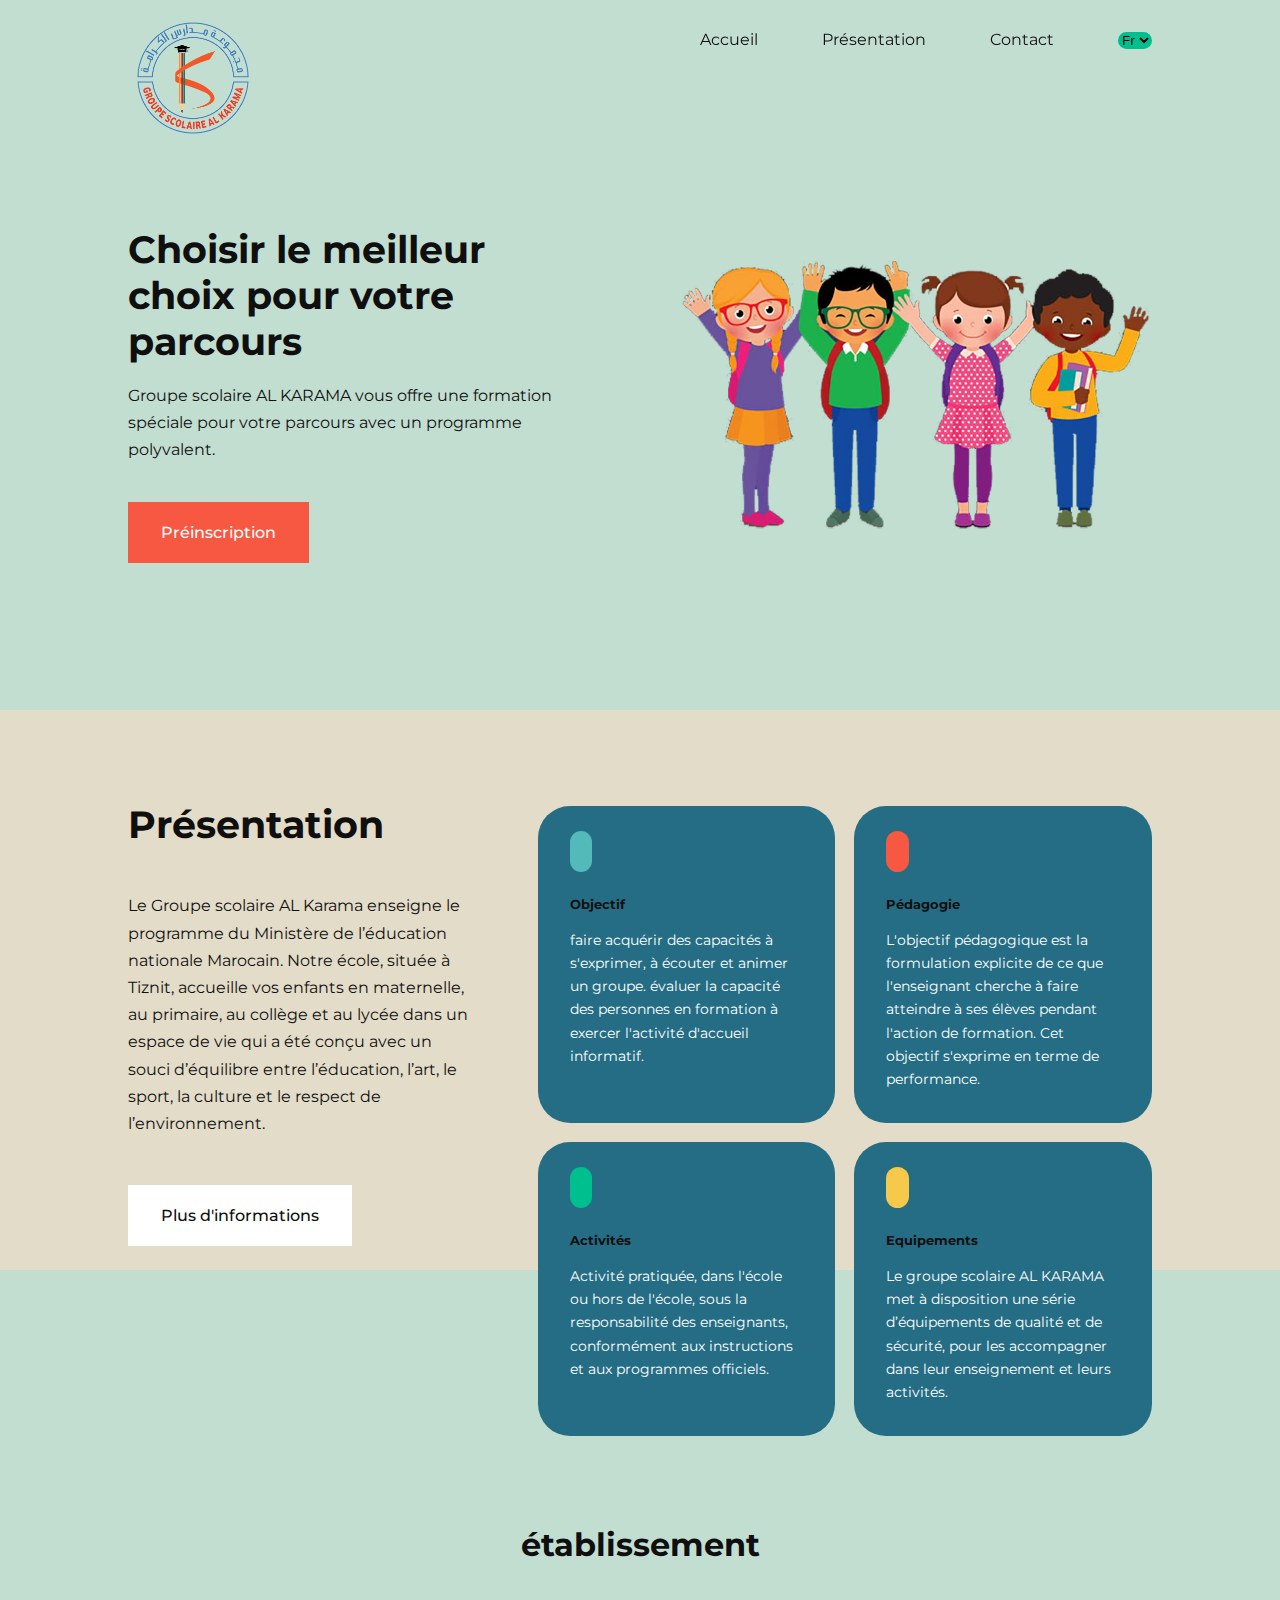
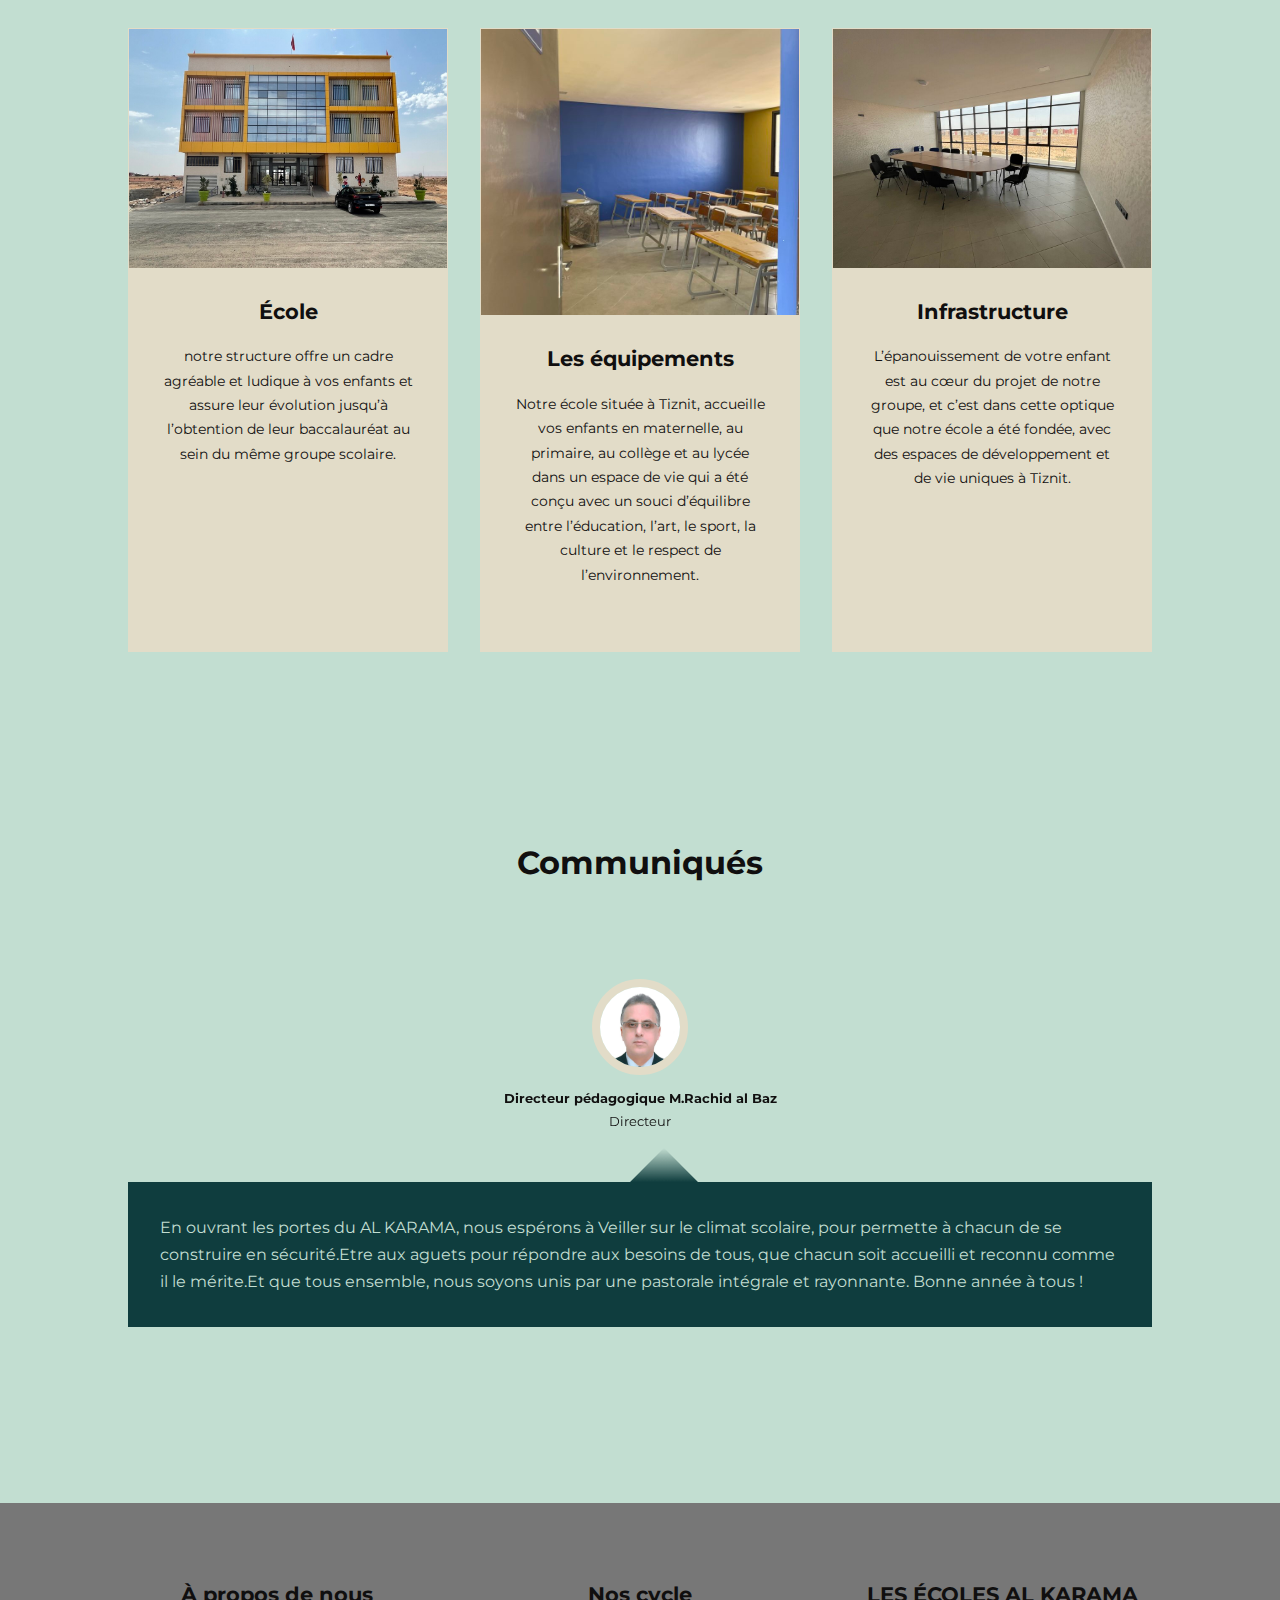
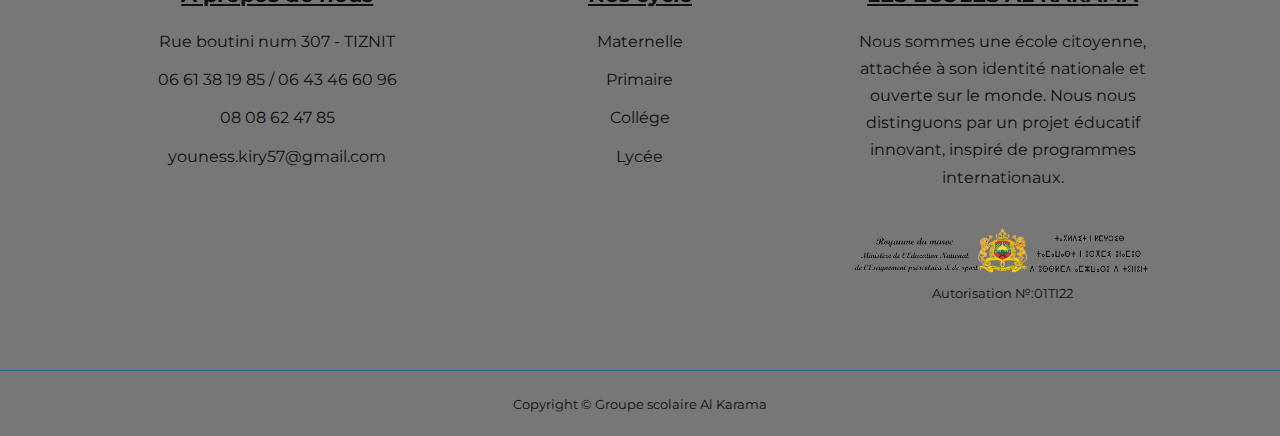
<file: index.html>
<!DOCTYPE html>
<html lang="zxx">
<head>
    <meta charset="UTF-8">
    <meta http-equiv="X-UA-Compatible" content="IE=edge">
    <meta name="viewport" content="width=device-width, initial-scale=1.0">
    <title>Groupe scolaire Al Karama</title>
    <link rel="icon" type="image/x-icon" href="images/favicon.ico">
    <!-- ICONSCOUT CDN -->
    <link rel="stylesheet" href="https://unicons.iconscout.com/release/v2.1.6/css/unicons.css">
    <!-- FONT -->
    <link rel="preconnect" href="https://fonts.googleapis.com">
    <link rel="preconnect" href="https://fonts.gstatic.com" crossorigin>
    <link href="https://fonts.googleapis.com/css2?family=Montserrat:wght@300;400;500;600;700;800;900&display=swap" rel="stylesheet">
    <link href="https://fonts.googleapis.com/css2?family=Tajawal:wght@400;500;700;800&display=swap" rel="stylesheet">
    <!-- ICONSCOUT CDN -->
    <link rel="stylesheet"href="https://cdn.jsdelivr.net/npm/swiper@8/swiper-bundle.min.css"/> 
    <!-- CSS FILE -->
    <link rel="stylesheet" href="./Css/styles.css">
    
</head>
<body>
    <nav>
        <div class="container nav__container">
            <a href="index.html" class="logo"><img src="./images/logo.png"></a>
            <ul class="nav__menu">
                <li><a href="index.html" data-i18n="home">Accueil</a></li>
                <li><a href="about.html" data-i18n="about">Présentation</a></li>
                <li><a href="contact.html" data-i18n="contact">Contact</a></li>
                <select class="lang">
                    <option value="fr">Fr</option>
                    <option value="ar">Ar</option>
                </select>
            </ul>

            <button id="op-menu-btn"><i class="uil uil-list-ui-alt"></i></button>
            <button id="cl-menu-btn"><i class="uil uil-multiply"></i></button>   
        </div>
    </nav>
    <!-- Navbar end-->
    

    <header>
        <div class="container header__container">
            <div class="header__left">
                <h1 data-i18n="parcours">Choisir le meilleur choix pour votre parcours</h1>
                <p data-i18n="formation">Groupe scolaire AL KARAMA vous offre une formation spéciale pour votre parcours avec un programme polyvalent.</p>
                <a href="./contact.html" class="btn btn-primary" data-i18n="contactn">Préinscription</a>
            </div>
            <div class="header__right">
                <div class="header__right_img">
                    <img src="./images/student.png" >
                </div>
            </div>
        </div>
    </header>
    <!-- Header end-->

    <section class="subjects">
        <div class="container subjects__container">
            <div class="subjects__left">
                <h1 data-i18n="subjects">Présentation</h1>
                <p data-i18n="subjects_disc">
                    Le Groupe scolaire AL Karama enseigne le programme du Ministère de l’éducation nationale Marocain. Notre école, située à Tiznit, accueille vos enfants en maternelle, au primaire, au collège et au lycée dans un espace de vie  qui a été conçu avec un souci d’équilibre entre l’éducation, l’art, le sport, la culture et le respect de l’environnement.
                </p>
                <a href="#" class="btn" data-i18n="subjects_inf">Plus d'informations</a>
            </div>
            <div class="subjects__right">
                <article class="subject">
                    <span class="subject__icon"><i class="uil uil-arrow-growth"></i></span>
                    <h5 data-i18n="sub_1">Objectif</h5>
                    <p data-i18n="sub_disc_1"> faire acquérir des capacités à s'exprimer, à écouter et animer un groupe. évaluer la capacité des personnes en formation à exercer l'activité d'accueil informatif.</p>
                    </article>

                <article class="subject">
                    <span class="subject__icon"><i class="uil uil-bag"></i></span>
                    <h5 data-i18n="sub_2">Pédagogie</h5>
                    <p data-i18n="sub_disc_2"> L'objectif pédagogique est la formulation explicite de ce que l'enseignant cherche à faire atteindre à ses élèves pendant l'action de formation. Cet objectif s'exprime en terme de performance.</p>
                </article>

                <article class="subject">
                    <span class="subject__icon"><i class="uil uil-game-structure"></i></span>
                    <h5 data-i18n="sub_3">Activités</h5>
                    <p data-i18n="sub_disc_3">Activité pratiquée, dans l'école ou hors de l'école, sous la responsabilité des enseignants, conformément aux instructions et aux programmes officiels.</p>
                </article>

                <article class="subject">
                    <span class="subject__icon"><i class="uil uil-wall"></i></span>
                    <h5 data-i18n="sub_4">Equipements</h5>
                    <p data-i18n="sub_disc_4">Le groupe scolaire AL KARAMA met à disposition une série d’équipements de qualité et de sécurité, pour les accompagner dans leur enseignement et leurs activités.</p>
                </article>

 

            </div>
        </div>
    </section>
    <!-- Subjects end-->
    
    <section class="etabs">
        <h2 data-i18n="etabs">établissement </h2>
        <div class="container etabs__container">
            <article class="etab">
                <div class="etab__image">
                    <img src="./images/etab_1.jpg">
                </div>
                <div class="etab__info">
                <h4 data-i18n="etabs_tit_1">École</h4>
                <p data-i18n="etabs_disc_1">notre structure offre un cadre agréable et ludique à vos enfants et assure leur évolution jusqu’à l’obtention de leur baccalauréat au sein du même groupe scolaire.</p>
                </div>
            </article>
            <article class="etab">
                <div class="etab__image">
                    <img src="./images/etab_2.jpg" height="286">
                    
                </div>
                <div class="etab__info">
                    <h4 data-i18n="etabs_tit_2">Les équipements</h4>
                <p data-i18n="etabs_disc_2"> Notre école située à Tiznit, accueille vos enfants en maternelle, au primaire, au collège et au lycée dans un espace de vie qui a été conçu avec un souci d’équilibre entre l’éducation, l’art, le sport, la culture et le respect de l’environnement.</p>
                </div>
            </article>
            <article class="etab"> 
                <div class="etab__image">
                    <img src="./images/etab_3.jpg">
                </div>
                <div class="etab__info">
                    <h4 data-i18n="etabs_tit_3">Infrastructure</h4>
                <p data-i18n="etabs_disc_3">L’épanouissement de votre enfant est au cœur du projet de notre groupe, et c’est dans cette optique que notre école a été fondée, avec des espaces de développement et de vie uniques à Tiznit.</p>
                </div>
    
            </article>
        </div>
    </section>
    <!-- Etab end-->
    <section class="container testimonials__container mySwiper">
        <h2 data-i18n="Comm">Communiqués</h2>
        <div class="swiper-wrapper">
            <article class="testimonial swiper-slide">
                <div class="avatar">
                    <img src="./images/Mr. Rachid.jpeg">
                </div>
                <div class="testimonial__info">
                    <h5 data-i18n="testimonial_name">Directeur pédagogique M.Rachid al Baz</h5>
                    <small data-i18n="testimonial_job">Directeur</small>
                </div>
                <div class="testimonial__body" data-i18n="testimonial_disc_1">
                    En ouvrant les portes du AL KARAMA, nous espérons à Veiller sur le climat scolaire, pour permette à chacun de se construire en sécurité.

                    Etre aux aguets pour répondre aux besoins de tous, que chacun soit accueilli et reconnu comme il le mérite.

                    Et que tous ensemble, nous soyons unis par une pastorale intégrale et rayonnante.
                    <br>
                    Bonne année à tous !

                </div>
            </article>
            
        </div>
    </section>
    <!-- TESTIMONIAL end-->

    <footer>
        <div class="container footer__container">
            <div class="footer__1">
                <h4 data-i18n="footer__1">À propos de nous</h4>
                <ul>
                <li><i class="uil uil-location-pin-alt"></i><a data-i18n="footer__1_loc"> Rue boutini num 307 - TIZNIT </a></li>
                <li><i class="uil uil-phone" ></i><a data-i18n="footer__1_num1"> 06 61 38 19 85 / 06 43 46 60 96 </a></li>
                <li><i class="uil uil-phone" ></i><a data-i18n="footer__1_num2"> 08 08 62 47 85 </a></li>
                <li><a><i class="uil uil-at"></i> youness.kiry57@gmail.com</a></li>
            </ul>
            <ul class="footer__socials">
                <li>
                    <a href="https://www.facebook.com"><i class="uil uil-facebook-f"></i></a>
                </li>
                <li>
                    <a href="https://www.instagram.com"><i class="uil uil-instagram"></i></a>
                </li>
            </ul>
            </div>
            <div class="footer__2">
                <h4 data-i18n="footer__2">Nos cycle</h4>
                <ul class="cycle">
                    <li><a data-i18n="footer2__mat">Maternelle</a></li>
                    <li><a data-i18n="footer2__pri">Primaire</a></li>
                    <li><a data-i18n="footer2__col">Collége</a></li>
                    <li><a data-i18n="footer2__lyc">Lycée</a></li>
                </ul>
            </div>
            <div class="footer__3">
                <h4 data-i18n="footer__3">LES ÉCOLES AL KARAMA</h4>
                <p data-i18n="footer3__dic">Nous sommes une école citoyenne, attachée à son identité nationale et ouverte sur le monde. 
                    Nous nous distinguons par un projet éducatif innovant, inspiré de programmes 
                    internationaux.</p>
                <img src="./images/ministere_de_l_education-.png" class="footer__3__img">
                <small>Autorisation №:01TI22</small>
            </div>
        </div>
        <div class="footer__copyright">
            <small>Copyright &copy; Groupe scolaire Al Karama</small>
        </div>
    </footer>
        <!-- Footer end-->
    
    





    <script src="https://cdn.jsdelivr.net/npm/swiper@8/swiper-bundle.min.js"></script>
    <script src="./main.js"></script>
    <script>
        var swiper = new Swiper(".mySwiper", {
          slidesPerView: 1,
          spaceBetween: 30,
          pagination: {
            el: ".swiper-pagination",
            clickable: true,
          },
        });
      </script>
</body>
</html>
</file>
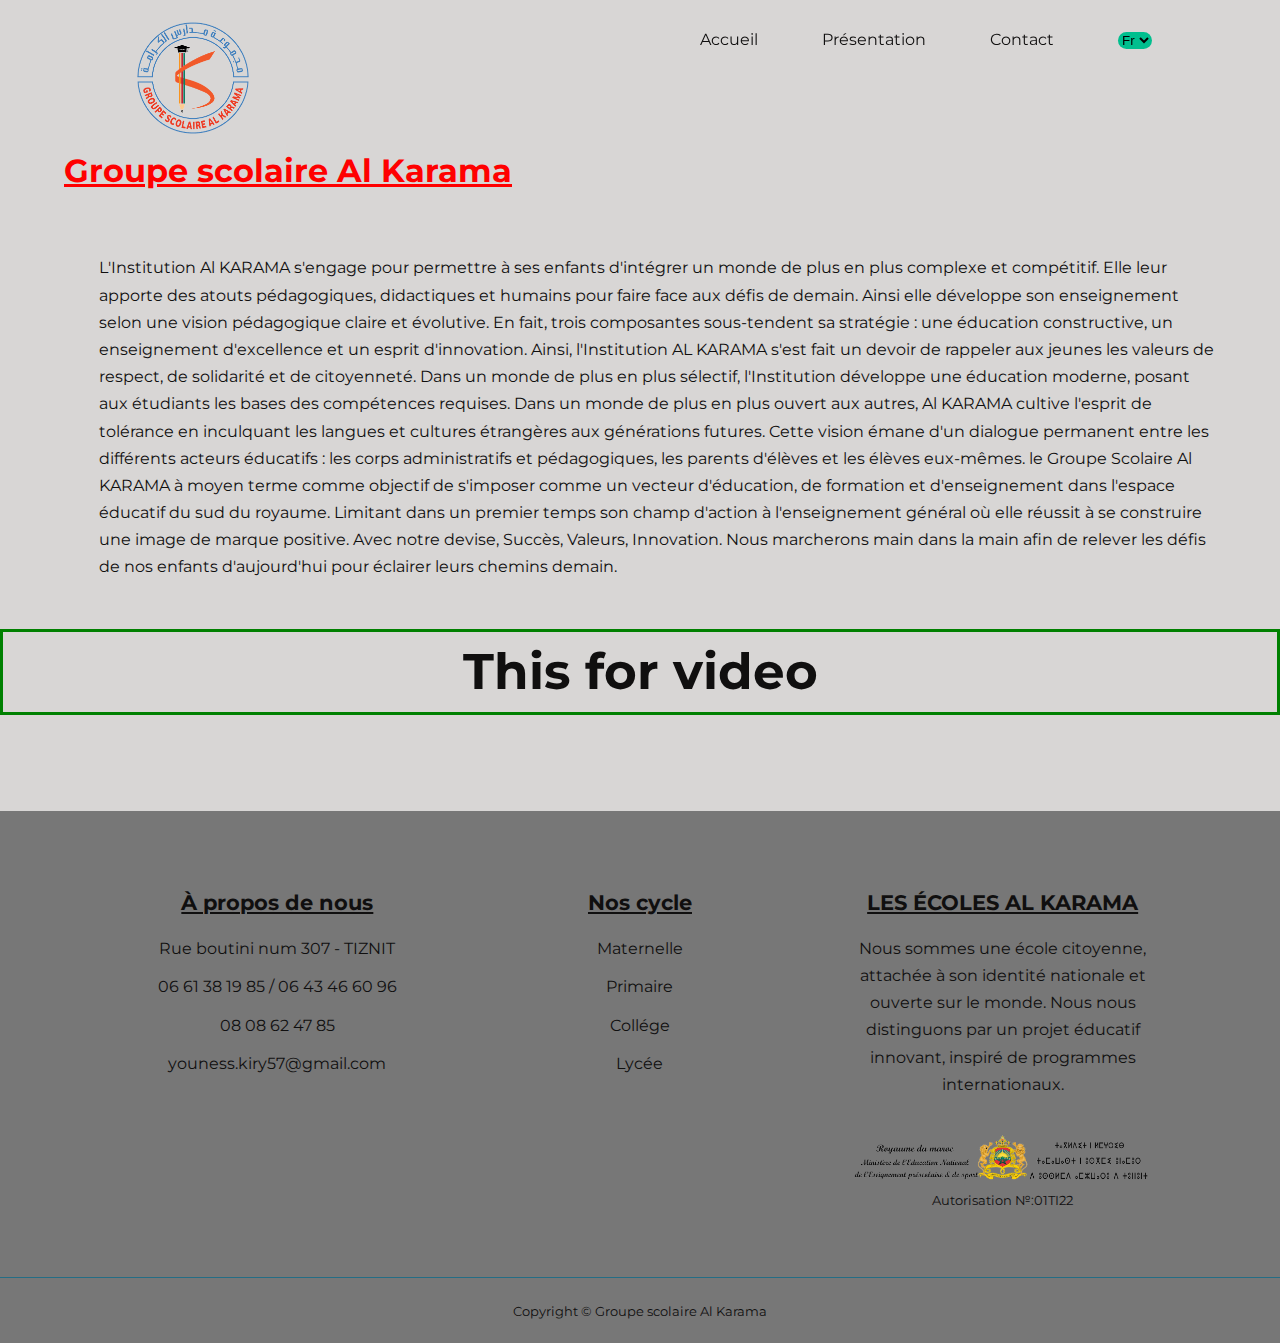
<file: about.html>
<!DOCTYPE html>
<html lang="en">
<head>
    <meta charset="UTF-8">
    <meta http-equiv="X-UA-Compatible" content="IE=edge">
    <meta name="viewport" content="width=device-width, initial-scale=1.0">
    <title>Groupe scolaire Al Karama</title>
    <!-- ICONSCOUT CDN -->
    <link rel="stylesheet" href="https://unicons.iconscout.com/release/v2.1.6/css/unicons.css">
    <!-- FONT -->
    <link rel="preconnect" href="https://fonts.googleapis.com">
    <link rel="preconnect" href="https://fonts.gstatic.com" crossorigin>
    <link href="https://fonts.googleapis.com/css2?family=Montserrat:wght@300;400;500;600;700;800;900&display=swap" rel="stylesheet">
    <!-- CSS FILE -->
    <link rel="stylesheet" href="./Css/styles.css">
    <link rel="stylesheet" href="./Css/about.css">
</head>
<body>
    <nav>
        <div class="container nav__container">
            <a href="index.html" class="logo"><img src="./images/logo.png"></a>
            <ul class="nav__menu">
                <li><a href="index.html" data-i18n="home">Accueil</a></li>
                <li><a href="about.html" data-i18n="about">Présentation</a></li>
                <li><a href="contact.html" data-i18n="contact">Contact</a></li>
                <select class="lang">
                    <option value="fr">Fr</option>
                    <option value="ar">Ar</option>
                </select>
            </ul>
            <button id="op-menu-btn"><i class="uil uil-list-ui-alt"></i></button>
            <button id="cl-menu-btn"><i class="uil uil-multiply"></i></button>   
        </div>
    
    </nav>
    <!-- Navbar end-->
    <section class="about">
        <div class="about__container">
        <h2 data-i18n="about_titre">Groupe scolaire Al Karama</h2>
        <p data-i18n="about_disc">
            L'Institution Al KARAMA s'engage pour permettre à ses enfants d'intégrer un monde de plus en plus complexe et compétitif. Elle leur apporte des atouts pédagogiques, didactiques et humains pour faire face aux défis de demain.
            Ainsi elle développe son enseignement selon une vision pédagogique claire et évolutive. En fait, trois 
composantes sous-tendent sa stratégie : une éducation constructive, un enseignement d'excellence et un esprit 
d'innovation.
<br><br>
 Ainsi, l'Institution AL KARAMA s'est fait un devoir de rappeler aux jeunes les valeurs de respect, de 
 solidarité
  et de citoyenneté. Dans un monde de plus en plus sélectif, l'Institution développe une éducation moderne, 
  posant aux étudiants les bases des compétences requises. Dans un monde de plus en plus ouvert aux autres, 
  Al KARAMA cultive l'esprit de tolérance en inculquant les langues et cultures étrangères aux générations 
  futures.
  <br><br>
Cette vision émane d'un dialogue permanent entre les différents acteurs éducatifs : les corps administratifs 
et pédagogiques, les parents d'élèves et les élèves eux-mêmes.
<br><br>
 le Groupe  Scolaire Al KARAMA à moyen terme comme objectif  de s'imposer comme un vecteur d'éducation, de 
 formation et d'enseignement dans l'espace éducatif du sud du royaume.
 <br><br>
Limitant dans un premier temps son champ d'action à l'enseignement général où elle réussit à se construire 
une image de marque positive.
<br><br>
Avec notre devise, Succès, Valeurs, Innovation.
<br><br>
Nous marcherons main dans la main afin de relever les défis de nos enfants d'aujourd'hui pour éclairer leurs 
chemins demain.
 
        </p>
    </div>
    <h1 id="video">This for video</h1>
    </section>

    <footer>
        <div class="container footer__container">
            <div class="footer__1">
                <h4 data-i18n="footer__1">À propos de nous</h4>
                <ul>
                <li><i class="uil uil-location-pin-alt"></i><a data-i18n="footer__1_loc"> Rue boutini num 307 - TIZNIT </a></li>
                <li><i class="uil uil-phone" ></i><a data-i18n="footer__1_num1"> 06 61 38 19 85 / 06 43 46 60 96 </a></li>
                <li><i class="uil uil-phone" ></i><a data-i18n="footer__1_num2"> 08 08 62 47 85 </a></li>
                <li><a><i class="uil uil-at"></i> youness.kiry57@gmail.com</a></li>
            </ul>
            <ul class="footer__socials">
                <li>
                    <a href="https://www.facebook.com"><i class="uil uil-facebook-f"></i></a>
                </li>
                <li>
                    <a href="https://www.instagram.com"><i class="uil uil-instagram"></i></a>
                </li>
            </ul>
            </div>
            <div class="footer__2">
                <h4 data-i18n="footer__2">Nos cycle</h4>
                <ul class="cycle">
                    <li><a data-i18n="footer2__mat">Maternelle</a></li>
                    <li><a data-i18n="footer2__pri">Primaire</a></li>
                    <li><a data-i18n="footer2__col">Collége</a></li>
                    <li><a data-i18n="footer2__lyc">Lycée</a></li>
                </ul>
            </div>
            <div class="footer__3">
                <h4 data-i18n="footer__3">LES ÉCOLES AL KARAMA</h4>
                <p data-i18n="footer3__dic">Nous sommes une école citoyenne, attachée à son identité nationale et ouverte sur le monde. 
                    Nous nous distinguons par un projet éducatif innovant, inspiré de programmes 
                    internationaux.</p>
                <img src="./images/ministere_de_l_education-.png" class="footer__3__img">
                <small>Autorisation №:01TI22</small>
            </div>
        </div>
        <div class="footer__copyright">
            <small>Copyright &copy; Groupe scolaire Al Karama</small>
        </div>
    </footer>
        <!-- Footer end-->
    <script src="./main.js"></script>
</body>
</html>
</file>
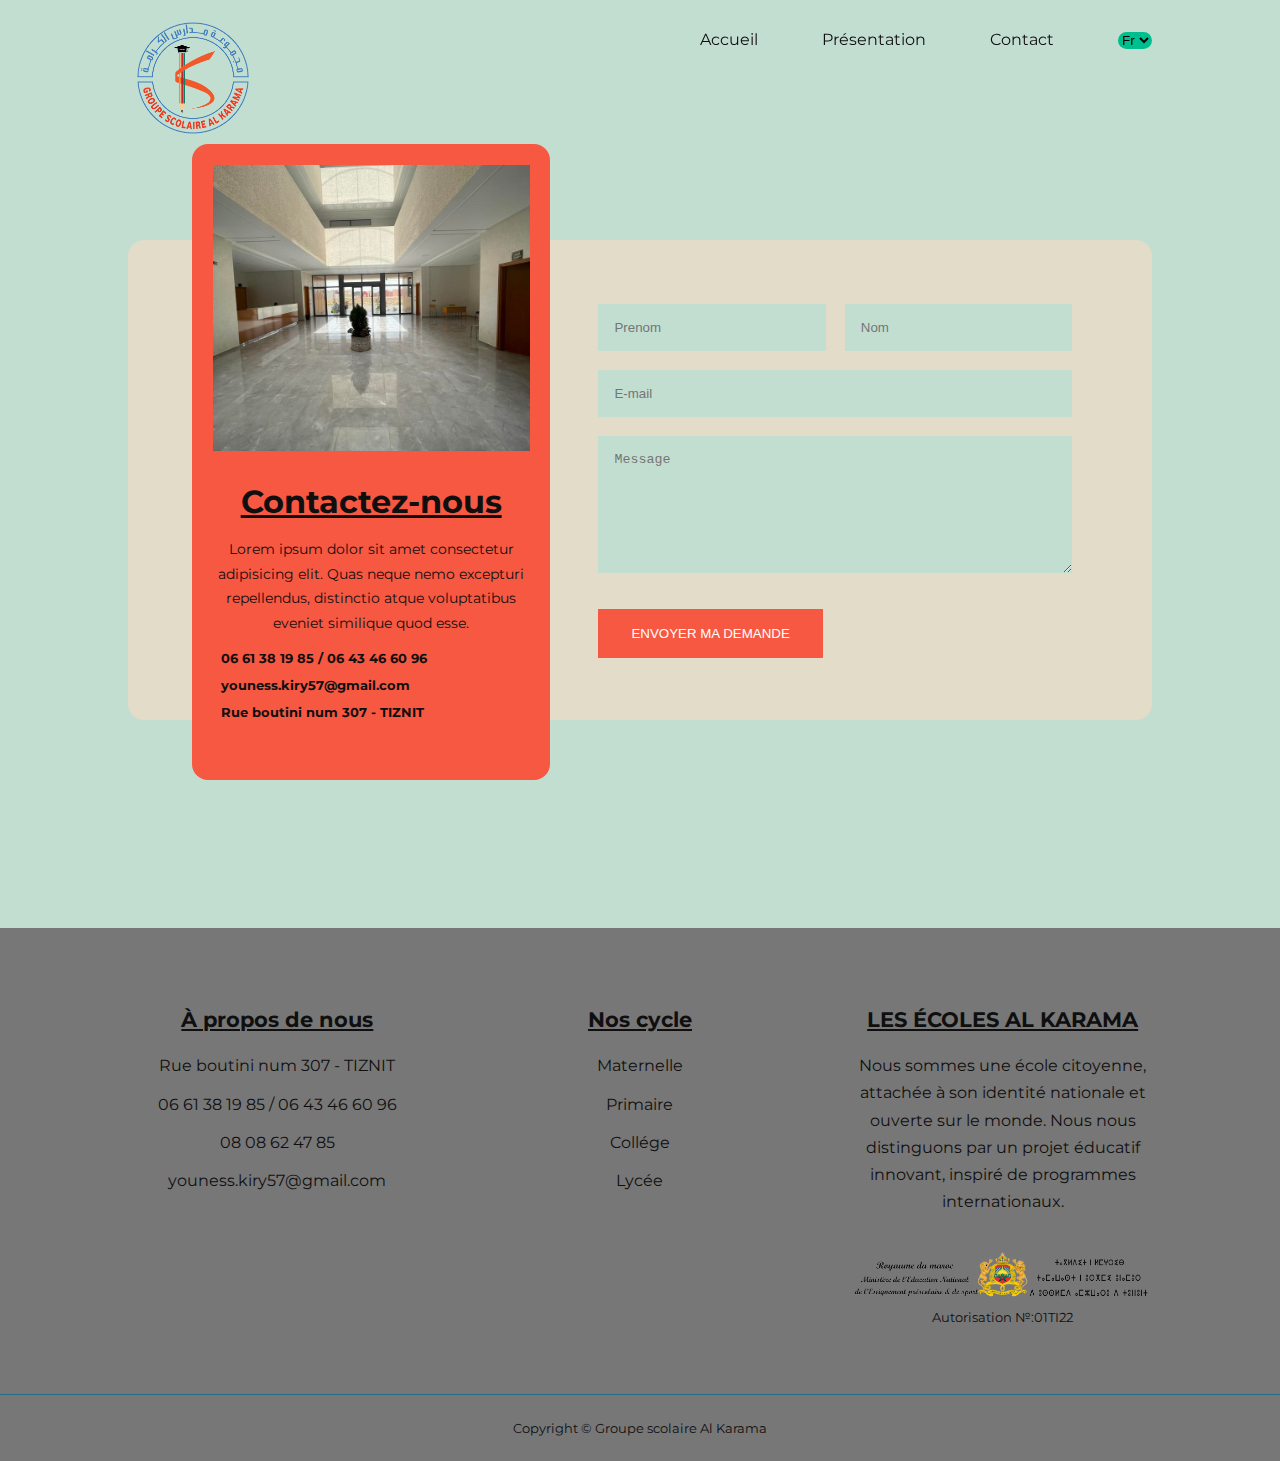
<file: contact.html>
<!DOCTYPE html>
<html lang="en">
<head>
    <meta charset="UTF-8">
    <meta http-equiv="X-UA-Compatible" content="IE=edge">
    <meta name="viewport" content="width=device-width, initial-scale=1.0">
    <title>Groupe scolaire Al Karama</title>
    <!-- ICONSCOUT CDN -->
    <link rel="stylesheet" href="https://unicons.iconscout.com/release/v2.1.6/css/unicons.css">
    <!-- FONT -->
    <link rel="preconnect" href="https://fonts.googleapis.com">
    <link rel="preconnect" href="https://fonts.gstatic.com" crossorigin>
    <link href="https://fonts.googleapis.com/css2?family=Montserrat:wght@300;400;500;600;700;800;900&display=swap" rel="stylesheet">
    <!-- CSS FILE -->
    <link rel="stylesheet" href="./Css/styles.css">
    <link rel="stylesheet" href="./Css/contact.css">
</head>
<body>
    <nav>
        <div class="container nav__container">
            <a href="index.html" class="logo"><img src="./images/logo.png"></a>
            <ul class="nav__menu">
                <li><a href="index.html" data-i18n="home">Accueil</a></li>
                <li><a href="about.html" data-i18n="about">Présentation</a></li>
                <li><a href="contact.html" data-i18n="contact">Contact</a></li>
                <select class="lang">
                    <option value="fr">Fr</option>
                    <option value="ar">Ar</option>
                </select>
            </ul>
            <button id="op-menu-btn"><i class="uil uil-list-ui-alt"></i></button>
            <button id="cl-menu-btn"><i class="uil uil-multiply"></i></button>   
        </div>
    
    </nav>
    <!-- Navbar end-->

    <section class="contact">
        <div class="container contact__container">
        <aside class="contact__aside">
            <div class="aside__image">
                <img src="images/contact.jpg" height="286">
            </div>
            <h2 data-i18n="contact_title">Contactez-nous</h2>
            <p data-i18n="contact_disc">
                Nous sommes une école citoyenne, attachée à son identité nationale et ouverte sur le monde. Nous nous distinguons par un projet éducatif innovant, inspiré de programmes internationaux.
            </p>
            <ul class="contact__details">
                <li>
                    <i class="uil uil-phone"></i>
                    <h5 data-i18n="footer__1_num1"> 06 61 38 19 85 / 06 43 46 60 96</h5>
                </li>
                <li>
                    <i class="uil uil-envelope"></i>
                    <h5>youness.kiry57@gmail.com</h5>
                </li>
                <li>
                    <i class="uil uil-location-point"></i>
                    <h5 data-i18n="footer__1_loc">Rue boutini num 307 - TIZNIT</h5>
                </li>
            </ul>
            <ul class="contact__socials">
                <li><a href="https://www.facebook.com"><i class="uil uil-facebook-f"></i></a></li>
                <li><a href="https://www.instagram.com"><i class="uil uil-instagram"></i></a></li>
            </ul>
        </aside>
        <form action="https://formspree.io/f/mjvzvlpa" method="post" class="contact__form">
            <div class="form__name">
                <input type="text" name="First Name" placeholder="Prenom" required>
                <input type="text" name="Last Name" placeholder="Nom" required>
            </div>
            <input type="email" name="Email Adress" placeholder="E-mail" required>
            <textarea name="Message" id="" rows="7" placeholder="Message" required></textarea>
            <button type="submit" class="btn btn-primary" data-i18n="contact_env">ENVOYER MA DEMANDE</button>
        </form>


        </div>
    </section>





    <footer>
        <div class="container footer__container">
            <div class="footer__1">
                <h4 data-i18n="footer__1">À propos de nous</h4>
                <ul>
                <li><i class="uil uil-location-pin-alt"></i><a data-i18n="footer__1_loc"> Rue boutini num 307 - TIZNIT </a></li>
                <li><i class="uil uil-phone" ></i><a data-i18n="footer__1_num1"> 06 61 38 19 85 / 06 43 46 60 96 </a></li>
                <li><i class="uil uil-phone" ></i><a data-i18n="footer__1_num2"> 08 08 62 47 85 </a></li>
                <li><a><i class="uil uil-at"></i> youness.kiry57@gmail.com</a></li>
            </ul>
            <ul class="footer__socials">
                <li>
                    <a href="https://www.facebook.com"><i class="uil uil-facebook-f"></i></a>
                </li>
                <li>
                    <a href="https://www.instagram.com"><i class="uil uil-instagram"></i></a>
                </li>
            </ul>
            </div>
            <div class="footer__2">
                <h4 data-i18n="footer__2">Nos cycle</h4>
                <ul class="cycle">
                    <li><a data-i18n="footer2__mat">Maternelle</a></li>
                    <li><a data-i18n="footer2__pri">Primaire</a></li>
                    <li><a data-i18n="footer2__col">Collége</a></li>
                    <li><a data-i18n="footer2__lyc">Lycée</a></li>
                </ul>
            </div>
            <div class="footer__3">
                <h4 data-i18n="footer__3">LES ÉCOLES AL KARAMA</h4>
                <p data-i18n="footer3__dic">Nous sommes une école citoyenne, attachée à son identité nationale et ouverte sur le monde. 
                    Nous nous distinguons par un projet éducatif innovant, inspiré de programmes 
                    internationaux.</p>
                <img src="./images/ministere_de_l_education-.png" class="footer__3__img">
                <small>Autorisation №:01TI22</small>
            </div>
        </div>
        <div class="footer__copyright">
            <small>Copyright &copy; Groupe scolaire Al Karama</small>
        </div>
    </footer>
        <!-- Footer end-->
    <script src="./main.js"></script>
</body>
</html>
</file>
<file: Css/styles.css>
*{
    margin: 0;
    padding: 0;
    border: 0;
    outline: 0;
    text-decoration: none;
    list-style: none;
    box-sizing: border-box;
}

:root {
    --color-primary: #0F3D3E;
    --color-success: #00bf8e;
    --color-warning: #f7c94b;
    --color-danger: #f75842;
    --color-danger-variant: #f75842;
    --color-white: #fff;
    --color-light: #rgba(255,255,255,0.7);
    --color-black: #100F0F;
    --color-bg: #C2DED1;
    --color-bg1: #E2DCC8;
    --color-bg2: #256D85;
/* For computer and smart phone */
    --container-width-lg: 80%;
    --container-width-md: 90%;
    --container-width-sm: 94%;

    --transition: all 400ms ease ;
}

body {
    font-family: 'Montserrat', sans-serif;
    line-height: 1.7;
    color: var(--color-black);
    background: var(--color-bg);
}

.container{
    width: var(--container-width-lg);
    margin: 0 auto;
}

section{
    padding: 6rem 0;
}
/* 1 rem = 60px */
section h2{
    text-align: center;
    margin-bottom: 4rem ;
}

h1,
h2,
h3,
h4,
h5 {
    line-height: 1.2;
}

h1{
    font-size: 2.4rem;
}

h2{
    font-size: 2rem;
}

h3{
    font-size: 1.6rem;
}

h4{
    font-size: 1.3rem;
}

a {
    color: var(--color-black);
}

img{
    width: 100%;
    display: block;
    object-fit: cover;
}

.btn{
    display: inline-block;
    background: var(--color-white);
    color: var(--color-black);
    padding: 1rem 2rem;
    border: 1px solid transparent;
    font-weight: 500;
    transition: var(--transition);
}

.btn:hover {
    background: transparent;
    color: var(--color-white);
    border-color: var(--color-white) ;
}

.btn-primary {
    background: var(--color-danger);
    color: var(--color-white);
}

/* ====== Navbar =====*/
nav {
    background: transparent;
    width: 100vw;
    height: 5rem;
    position: fixed;
    top: 0;
    z-index: 11;
}
.logo {
    margin-top: 76px;
    width: 130px;
    float: left;
}

.nav__container{
    height: 100%;
    display: flex;
    justify-content: space-between;
    align-items: center;
}

nav button{
    display: none;
}

.nav__menu{
    display: flex;
    align-items: center;
    gap: 4rem;
}

.lang {
    position: relative;
    border-radius: 2rem;
    background: #00bf8e;    
}

.nav__menu a{
    font-size: 0.8 rem;
    transition: var(--transition);
}

.nav__menu a:hover{
    color: var(--color-bg2);

}

/* ====== Header =====*/
header {
    position: relative;
    top: 5rem;
    overflow: hidden;
    height: 70vh;
    margin-bottom: 5rem;
}

/* Navbar on scroll */
.window-scroll{
    background: var(--color-primary);
    box-shadow: 0 1rem 2rem rgba(0, 0, 0, 0.2);
    opacity: 0.8;
}

.header__container {
    display: grid;
    grid-template-columns: 1fr 1fr;
    align-items: center;
    gap: 5rem;
    height: 100%;
}

.header__left p {
    margin: 1rem 0 2.4rem;
}

/* ====== Subjects =====*/
.subjects {
    background: var(--color-bg1);
    height: 35rem;
}

.subjects h1 {
    line-height: 1;
    margin-bottom: 3rem;
}

.subjects__container {
    display: grid;
    grid-template-columns: 40% 60%;
}

.subjects__left {
    margin-right: 4rem;
}

.subjects__left p{
    margin: 1rem 0 3rem;

}
.subjects__right {
    display: grid;
    grid-template-columns: repeat(2, 1fr);
    gap: 1.2rem;    
}

.subject {
    background: var(--color-bg2);
    padding: 2rem;
    border-radius: 2rem ;
    transition: var(--transition);
}

.subject:nth-child(1) .subject__icon {
    background: #54BAB9;
}
.subject:nth-child(2) .subject__icon {
    background: var(--color-danger);
}
.subject:nth-child(3) .subject__icon {
    background: var(--color-success);
}
.subject:nth-child(4) .subject__icon {
    background: var(--color-warning);
}

.subject:hover {
    box-shadow: 0 3rem 3rem rgba(0, 0, 0, 0.3);
    z-index: 0.75;
}

.subject__icon {
    background-color: var(--color-primary);
    padding: 0.7rem;
    border-radius: 0.9rem;
}
.subject h5 {
    margin: 2rem 0 1rem;
}
.subject p {
    font-size: 0.85rem;
    color: white;
}   

/* ====== Avis =====*/
.etabs {
    margin-top: 10rem;
}

.etabs__container{
    display: grid;
    grid-template-columns: repeat(3, 1fr);
    gap: 2rem;
}

.etab {
    background: var(--color-bg1);
    text-align: center;
    border: 1px solid transparent;
    transition: var(--transition);
}

.etab:hover {
    background: transparent;
    border-color: var(--color-primary);
}


.etab__info {
    padding: 2rem;
}

.etab__info p{
    margin: 1.2rem 0 2rem;
    font-size: 0.9rem;
}
 /* ====== Testimonials =====*/
.testimonials__container {
    overflow-x: hidden;
    position: relative;
    margin-bottom: 5rem;
}

.testimonial {
    padding-top: 2rem;
}

.avatar {
    width: 6rem;
    height: 6rem;
    border-radius: 50%;
    overflow: hidden;
    margin: 0 auto 1rem;
    border: 0.5rem solid var(--color-bg1);
}

.testimonial__info {
    text-align: center;
}

.testimonial__body {
    background: var(--color-primary);
    padding: 2rem;
    margin-top: 3rem;
    position: relative;
    color: #C2DED1;
}



.testimonial__body::before {
    content: "";
    display: block;
    background: linear-gradient(
    135deg,
    transparent, 
    var(--color-primary), 
    var(--color-primary)
    );
    width: 3rem;
    height: 3rem;
    position: absolute;
    left: 50%;
    top: -1.5rem;
    transform: rotate(45deg);
}


 /* ====== Footer =====*/
 footer {
    background: #777;
    padding-top: 5rem;
}
.footer__container {
    display: grid;
    grid-template-columns: repeat(3, 1fr);
    gap: 4rem ;
}

.footer__container > div h4 {
    margin-bottom: 1.2rem;
}

.footer__1{
    text-align: center;
}

.footer__1 p{
    margin: 0 0 2rem;
}

footer ul li {
    margin-bottom: 0.7rem;
}

footer ul li a:hover {
     text-decoration: underline;
}

.footer__socials {
    display: -webkit-inline-box;
    gap: 1rem;
    font-size: 1.3rem;
}

.footer__2{
    text-align: center;
}

.footer__3{
    text-align: center;
}

.footer__3__img {
    margin-top: 2rem;
}

.footer__1 h4{
    text-decoration: underline;
}

.footer__2 h4{
    text-decoration: underline;
}

.footer__3 h4{
    text-decoration: underline;
}

.footer__copyright {
    text-align: center;
    margin-top: 4rem;
    padding: 1.2rem 0;
    border-top: 1px solid var(--color-bg2);
}


 /* =============================== Other device ===========================================*/

 
 /* ==========  (Tablets) ==========*/
 @media screen and (max-width: 1024px) {
    .container{
        width: var(--container-width-md);
    }
    h1 {
        font-size: 2.2rem;
    }
    h2{
        font-size: 1.7rem;
    }
    h3{
        font-size: 1.4rem;
    }
    h4 {
        font-size: 1.2rem;
    }
    /* ====== Navbar =====*/
    nav button{
        display: inline-block;
        background: transparent;
        font-size: 1.8rem;
        color: var(--color-white);
        cursor: pointer;
    }
    
    nav button#cl-menu-btn {
        display: none;
    }
    .nav__menu {
        position: fixed;
        top: 5rem;
        right: 5%;
        height: fit-content;
        width: 18rem;
        flex-direction: column;
        gap: 0;
        display: none;
    }
    
    .nav__menu li{
        width: 100%;
        height: 5.8rem;
        animation: animateNavItems 400ms linear forwards;
        transform-origin: top right;
        opacity: 0;
    }

    .nav__menu li:nth-child(2) {
        animation-delay: 200ms;
    }
    .nav__menu li:nth-child(3) {
        animation-delay: 400ms;
    }


    @keyframes animateNavItems {
        0% {
            transform: rotateZ(-90deg) rotateX(90deg) scale(0.1);
        }

        100% {
            transform: rotateZ(0) rotateX(0) scale(1);
            opacity: 1;
        }
    }

    .nav__menu li a {
        background: var(--color-primary);
        box-shadow: -4rem 6rem 10rem rgba(0, 0, 0, 0.6);
        width: 100%;
        height: 100%;
        display: grid;
        place-items: center;
    }

    .nav__menu li a:hover {
        background: var(--color-bg2);
        color: var(--color-black);

    }

    /* ====== Header =====*/
    header {
        height: 72vh;
        margin-bottom: 4rem;
    }

    .header__container {
        gap: 0;
        padding: 3rem;
    }
    /* ====== Subjects =====*/
    .subjects {
        height: auto;
    }

    .subjects__container {
        grid-template-columns: 1fr;
        gap: 3rem;
    }
    .subjects__left {
        margin-right: 0;
    }
    /* ====== Avis =====*/
    .courses {
        margin-top: 0;
    }

    .courses__container {
        grid-template-columns: 1fr 1fr;
    }
   
}


/* ==========  (Phones) ==========*/

@media screen and (max-width: 600px) {
    .container {
        width: var(--container-width-sm);
    }
    /* ====== Navbar =====*/
    .nav__menu {
        right: 3%;
    }
    /* ====== Header =====*/
    header {
        height: 100vh;
    }

    .header__container{
        grid-template-columns: 1fr;
        text-align: center;
        margin-top: 0;
    }
    
    .header__left p {
        margin-bottom: 1.3rem;
    }

    /* ====== Subjects =====*/
    .subjects__right {
        grid-template-columns: 1fr 1fr;
        gap: 0.7rem;
    }
    
    .subject {
        padding: 1rem;
        border-radius: 1rem;
    }
    .subject__icon {
        margin-top: 4px;
        display: inline-block;
    }
    /* ====== Etab =====*/
    .etabs__container{
        display: grid;
        grid-template-columns: repeat(1, 1fr);
        gap: 2rem;
    }
    /* ====== Avis =====*/
    .courses__container {
        grid-template-columns: 1fr;
    }
    /* ====== Footer =====*/
    .footer__container {
        grid-template-columns: 1fr;
        text-align: center;
        gap: 2rem;
    }
    .footer__3 {
        margin: 1rem auto;
    }
}
</file>
<file: Css/about.css>
body{
    background: #D8D6D5;
}

.about__container {
    padding-top: 2rem;
    padding-left: 5%;  
    padding-right: 5%;  
}

.about__container h2 {
    text-align: left;
    text-decoration: underline;
    padding-top: 1.5rem;
    color: red;
}

.about__container p {
    padding-left: 3%;
    padding-bottom: 3rem;
}

.about__video {
    border: 9px outset var(--color-danger);
    display: block;
    margin-left: auto;
    margin-right: auto;
    width: 650px ;
    height: 380px ;
}

#video {
    border: 3px solid green;
    padding: 10px;
    text-align: center;
    font-size: 50px;
}
</file>
<file: Css/contact.css>
.contact__container {
    background: var(--color-bg1);
    padding: 4rem;
    display: grid;
    grid-template-columns: 40% 60%;
    gap: 3rem;
    height: 30rem;
    margin: 7rem auto ;
    border-radius: 1rem;
}

/*=====aside======*/
.contact{
    margin-top: 2rem;
}
.contact__aside {
    background: var(--color-danger);
    padding: 1.3rem;
    border-radius: 1rem;
    position: relative;
    bottom: 10rem;
    text-align: center;
}

.contact__aside h2 {
    margin-top: 2rem;
    margin-bottom: 1rem;
    text-decoration: underline;
}

.contact__aside p {
    font-size: 0.9rem;
    margin-bottom: 1rem;
}


.contact__details li{
    display: flex;
    gap: 0.5rem;
    align-items: center;
    margin-bottom: 0.7rem;
}

.contact__socials {
    display: -webkit-inline-box;
    gap: 1rem;
    font-size: 1.3rem;
}

/*=====Form======*/
.contact__form {
    display: flex;
    flex-direction: column;
    gap: 1.2rem;
    margin-right: 4rem;   
}

.form__name {
    display: flex;
    gap: 1.2rem;
}

.contact__form input[type = "text"] {
    width: 50%;
}

input, textarea {
    width: 100%;
    padding: 1rem;
    background: var(--color-bg);
    color: var(--color-black);
}
.contact__form .btn {
    width: max-content;
    margin-top: 1rem;
    cursor: pointer;
}

 /* =============================== Other device ===========================================*/

  /* ==========  (Tablets) ==========*/


 @media screen and (max-width: 1024px) {

    .contact__container {
        gap: 1.5rem;
        margin-top: 3rem;
        height: auto;
        padding: 1.5rem;
    }
    .contact__aside {
        width: auto;
        padding: 1.5rem;
        bottom: 0;
    }
    .contact__form {
        align-self: center;
        margin-right: 1.5rem;
    }
 }

 /* ==========  (Phones) ==========*/
@media screen and (max-width: 600px) {
    .contact {
        margin-top: 3rem;
    }
    .contact__container {
        grid-template-columns: 1fr;
        gap: 3rem;
        margin-top: 0;
        padding: 0;
    }

    .contact__form {
        margin: 0 1.5rem 3rem;
    }
    
    .form__name {
        flex-direction: column;
    }
    .form__name input[type="text"] {
        width: 100%;
    }
}
</file>
